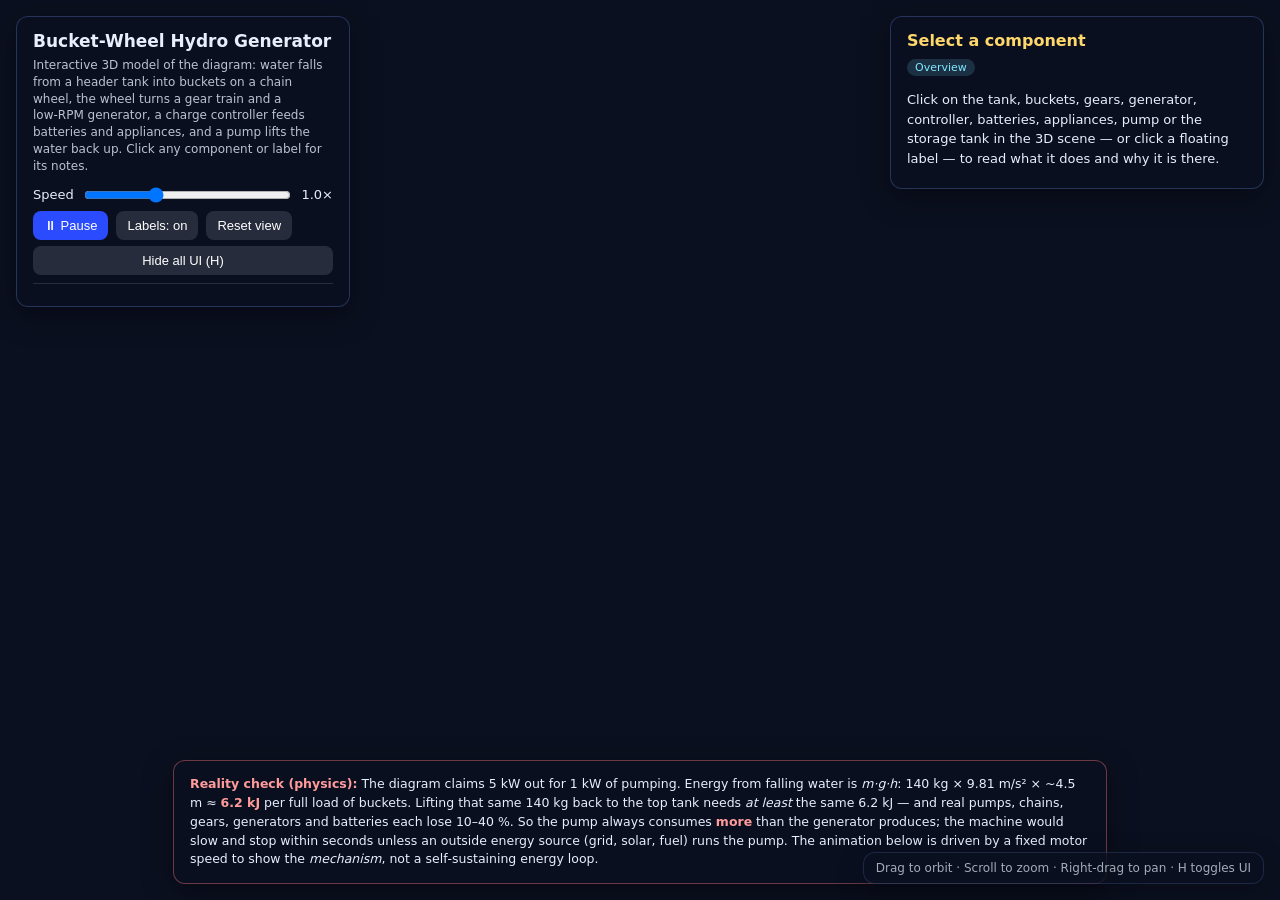
<file: 1.html>
<!DOCTYPE html>
<html lang="en">
<head>
<meta charset="UTF-8">
<meta name="viewport" content="width=device-width, initial-scale=1.0">
<title>Bucket-Wheel Hydro Generator – Live 3D Demonstration</title>
<style>
  html,body{margin:0;height:100%;overflow:hidden;background:#0b1020;font-family:system-ui,Segoe UI,Roboto,sans-serif;color:#e8eefc}
  #c{position:fixed;inset:0;display:block}
  .ui{position:fixed;z-index:10;background:rgba(10,16,34,.82);backdrop-filter:blur(6px);border:1px solid rgba(120,160,255,.25);border-radius:12px;padding:14px 16px;box-shadow:0 8px 30px rgba(0,0,0,.4)}
  #panel{top:16px;left:16px;width:300px}
  #panel h1{font-size:17px;margin:0 0 6px}
  #panel p{font-size:12px;opacity:.8;margin:0 0 10px;line-height:1.4}
  .row{display:flex;align-items:center;gap:8px;margin:6px 0;font-size:13px}
  input[type=range]{flex:1}
  button{background:#2b4bff;color:#fff;border:0;border-radius:8px;padding:7px 11px;font-size:13px;cursor:pointer}
  button.sec{background:rgba(255,255,255,.12)}
  button:hover{filter:brightness(1.15)}
  #stats{font-size:12px;line-height:1.6;margin-top:8px;border-top:1px solid rgba(255,255,255,.12);padding-top:8px}
  #stats b{color:#7fe7ff}
  #info{top:16px;right:16px;width:340px;max-height:60vh;overflow:auto}
  #info h2{font-size:16px;margin:0 0 6px;color:#ffd86b}
  #info .tag{display:inline-block;font-size:11px;padding:2px 8px;border-radius:999px;background:rgba(127,231,255,.15);color:#7fe7ff;margin-bottom:8px}
  #info p{font-size:13px;line-height:1.5;margin:6px 0}
  #info ul{font-size:13px;line-height:1.5;padding-left:18px;margin:6px 0}
  #reality{bottom:16px;left:16px;right:16px;max-width:900px;margin:auto;font-size:12.5px;line-height:1.5;border-color:rgba(255,120,120,.4)}
  #reality b{color:#ff9b9b}
  #hint{bottom:16px;right:16px;font-size:12px;opacity:.7;padding:8px 12px}
  #showui{position:fixed;z-index:11;right:14px;top:14px;display:none;opacity:.45}
  #showui:hover{opacity:1}
  .label{color:#fff;font-size:12px;font-weight:600;background:rgba(0,0,0,.55);padding:3px 8px;border-radius:6px;border:1px solid rgba(255,255,255,.2);white-space:nowrap;cursor:pointer;pointer-events:auto}
  .label:hover{background:#2b4bff}
  .label small{display:block;font-weight:400;opacity:.8;font-size:10.5px}
  .hidden{display:none!important}
</style>
</head>
<body>
<canvas id="c"></canvas>

<div id="panel" class="ui">
  <h1>Bucket-Wheel Hydro Generator</h1>
  <p>Interactive 3D model of the diagram: water falls from a header tank into buckets on a chain wheel, the wheel turns a gear train and a low‑RPM generator, a charge controller feeds batteries and appliances, and a pump lifts the water back up. Click any component or label for its notes.</p>
  <div class="row">Speed <input id="speed" type="range" min="0" max="3" step="0.05" value="1"><span id="speedv">1.0×</span></div>
  <div class="row">
    <button id="pause">⏸ Pause</button>
    <button id="labels" class="sec">Labels: on</button>
    <button id="reset" class="sec">Reset view</button>
  </div>
  <div class="row"><button id="hide" class="sec" style="width:100%">Hide all UI (H)</button></div>
  <div id="stats"></div>
</div>

<div id="info" class="ui">
  <h2>Select a component</h2>
  <span class="tag">Overview</span>
  <p>Click on the tank, buckets, gears, generator, controller, batteries, appliances, pump or the storage tank in the 3D scene — or click a floating label — to read what it does and why it is there.</p>
</div>

<div id="reality" class="ui">
  <b>Reality check (physics):</b> The diagram claims 5 kW out for 1 kW of pumping. Energy from falling water is
  <i>m·g·h</i>: 140 kg × 9.81 m/s² × ~4.5 m ≈ <b>6.2 kJ</b> per full load of buckets. Lifting that same 140 kg back to the top tank needs
  <i>at least</i> the same 6.2 kJ — and real pumps, chains, gears, generators and batteries each lose 10–40 %. So the pump always consumes
  <b>more</b> than the generator produces; the machine would slow and stop within seconds unless an outside energy source (grid, solar, fuel) runs the pump.
  The animation below is driven by a fixed motor speed to show the <i>mechanism</i>, not a self‑sustaining energy loop.
</div>
<div id="hint" class="ui">Drag to orbit · Scroll to zoom · Right‑drag to pan · H toggles UI</div>
<button id="showui" class="sec">Show UI</button>

<script type="importmap">
{ "imports": {
  "three": "[unpkg.com](https://unpkg.com/three@0.160.0/build/three.module.js)",
  "three/addons/": "[unpkg.com](https://unpkg.com/three@0.160.0/examples/jsm/)"
}}
</script>
<script type="module">
import * as THREE from 'three';
import { OrbitControls } from 'three/addons/controls/OrbitControls.js';
import { CSS2DRenderer, CSS2DObject } from 'three/addons/renderers/CSS2DRenderer.js';

/* ---------------- Renderer / Scene ---------------- */
const canvas = document.getElementById('c');
const renderer = new THREE.WebGLRenderer({canvas, antialias:true});
renderer.setPixelRatio(Math.min(devicePixelRatio,2));
renderer.setSize(innerWidth, innerHeight);
renderer.shadowMap.enabled = true;
renderer.shadowMap.type = THREE.PCFSoftShadowMap;
renderer.toneMapping = THREE.ACESFilmicToneMapping;

const labelRenderer = new CSS2DRenderer();
labelRenderer.setSize(innerWidth, innerHeight);
labelRenderer.domElement.style.cssText='position:fixed;inset:0;pointer-events:none;z-index:5';
document.body.appendChild(labelRenderer.domElement);

const scene = new THREE.Scene();
scene.background = new THREE.Color(0x0b1020);
scene.fog = new THREE.Fog(0x0b1020, 30, 70);

const camera = new THREE.PerspectiveCamera(45, innerWidth/innerHeight, .1, 200);
const HOME_POS = new THREE.Vector3(4.5, 7, 19), HOME_TGT = new THREE.Vector3(4.5, 4.2, 0);
camera.position.copy(HOME_POS);
const controls = new OrbitControls(camera, canvas);
controls.target.copy(HOME_TGT); controls.enableDamping = true; controls.maxPolarAngle = Math.PI*0.52;

scene.add(new THREE.HemisphereLight(0xbfd4ff, 0x202030, 0.7));
const sun = new THREE.DirectionalLight(0xffffff, 1.6);
sun.position.set(8, 16, 10); sun.castShadow = true;
sun.shadow.mapSize.set(2048,2048);
Object.assign(sun.shadow.camera,{left:-14,right:14,top:14,bottom:-6,near:1,far:50});
scene.add(sun);
const fill = new THREE.PointLight(0x7fa0ff, 20, 30); fill.position.set(-6, 6, 6); scene.add(fill);

// Floor
const floor = new THREE.Mesh(new THREE.PlaneGeometry(80,80), new THREE.MeshStandardMaterial({color:0x141a2e, roughness:.9}));
floor.rotation.x = -Math.PI/2; floor.position.y = -0.01; floor.receiveShadow = true; scene.add(floor);
const grid = new THREE.GridHelper(80, 80, 0x2a3558, 0x1a2240); grid.position.y = 0; scene.add(grid);

/* ---------------- Materials ---------------- */
const M = {
  tankBlue: new THREE.MeshStandardMaterial({color:0x1e4fa3, roughness:.5, metalness:.1}),
  water:    new THREE.MeshPhysicalMaterial({color:0x2fe8ff, transparent:true, opacity:.55, roughness:.1, transmission:.3, emissive:0x0a5a66, emissiveIntensity:.4}),
  pipe:     new THREE.MeshStandardMaterial({color:0x5fd3ff, roughness:.3, metalness:.2}),
  copper:   new THREE.MeshStandardMaterial({color:0xb0533a, roughness:.45, metalness:.4}),
  steel:    new THREE.MeshStandardMaterial({color:0xb8bcc8, roughness:.35, metalness:.8}),
  dark:     new THREE.MeshStandardMaterial({color:0x22242c, roughness:.5, metalness:.6}),
  gen:      new THREE.MeshStandardMaterial({color:0x2a2d36, roughness:.4, metalness:.7}),
  red:      new THREE.MeshStandardMaterial({color:0xd81e1e, roughness:.5}),
  black:    new THREE.MeshStandardMaterial({color:0x111111, roughness:.6}),
  white:    new THREE.MeshStandardMaterial({color:0xe8e8ea, roughness:.6}),
  ctrl:     new THREE.MeshStandardMaterial({color:0x1b3a7a, roughness:.4}),
  screen:   new THREE.MeshStandardMaterial({color:0x111, emissive:0x33ffcc, emissiveIntensity:.8}),
  pumpBlue: new THREE.MeshStandardMaterial({color:0x2a6ad8, roughness:.4, metalness:.3}),
  wireRed:  new THREE.MeshStandardMaterial({color:0xff2a2a}),
  wireBlk:  new THREE.MeshStandardMaterial({color:0x101010}),
  glass:    new THREE.MeshPhysicalMaterial({color:0x9fd8ff, transparent:true, opacity:.18, roughness:.05, side:THREE.DoubleSide}),
  glow:     new THREE.MeshBasicMaterial({color:0xffe08a}),
};

const pickables = []; // meshes with userData.info
function tag(obj, info){ obj.traverse(o=>{ if(o.isMesh){ o.castShadow=true; o.receiveShadow=true; o.userData.info=info; pickables.push(o);} }); return obj; }
function label(text, sub, pos, info){
  const d=document.createElement('div'); d.className='label'; d.innerHTML=text+(sub?`<small>${sub}</small>`:'');
  d.onclick=()=>showInfo(info);
  const l=new CSS2DObject(d); l.position.copy(pos); scene.add(l); labels.push(l); return l;
}
const labels=[];

/* ---------------- Component notes ---------------- */
const INFO = {
  topTank:{ title:'Header (Top) Water Tank', tag:'Potential energy store', body:`
    <p><b>What it does:</b> Holds water at height. The higher the tank, the more gravitational potential energy each kilogram of water carries (E = m·g·h).</p>
    <p><b>Purpose in the loop:</b> Acts as a buffer so the bucket wheel receives a steady, controllable flow through the tap, independent of pump pulses.</p>
    <ul><li>Tap/valve sets flow rate → sets wheel torque and speed.</li><li>Every litre released here must later be pumped back up — that is the energy cost of the cycle.</li></ul>`},
  tap:{ title:'Tap / Outlet Valve', tag:'Flow control', body:`
    <p><b>What it does:</b> Meters water from the header tank into the buckets.</p>
    <p><b>Purpose:</b> Matching flow to the wheel’s bucket volume (20 kg each in the diagram) so buckets fill just as they pass under the stream and the wheel turns smoothly.</p>`},
  buckets:{ title:'Bucket Chain Wheel (Overshot Water Wheel)', tag:'Energy converter: gravity → rotation', body:`
    <p><b>What it does:</b> Water fills buckets on the descending (left) side. The loaded side is heavier than the empty ascending side, so gravity pulls the chain around. At the bottom each bucket tips and dumps its water into the storage tank.</p>
    <p><b>Diagram claim:</b> 7 buckets × 20 kg = 140 kg of water weight driving the wheel.</p>
    <ul><li>Torque ≈ (loaded mass × g) × wheel radius.</li><li>Power = torque × angular speed — so a slow heavy wheel produces little power unless geared up.</li><li>Real wheels of this kind reach 60–80 % efficiency at best.</li></ul>`},
  sprocket:{ title:'Sprockets & Chain', tag:'Mechanical transmission', body:`
    <p><b>What it does:</b> Guides the bucket chain and transfers the wheel’s rotation to the bottom shaft, which drives the gear train.</p>
    <p><b>Purpose:</b> Chain drive lets the two sprockets be far apart so buckets get a long vertical drop (more head = more energy).</p>`},
  gears:{ title:'Gear Train (Speed Increaser)', tag:'Low speed/high torque → higher RPM', body:`
    <p><b>What it does:</b> Converts the slow, high‑torque rotation of the bucket wheel into faster rotation suitable for the generator.</p>
    <p><b>Purpose:</b> Generators need a minimum RPM to produce usable voltage. The gear ratio trades torque for speed; power stays the same minus friction (≈2–5 % per stage).</p>`},
  generator:{ title:'5 kW Low‑RPM Permanent‑Magnet Generator', tag:'Rotation → DC electricity', body:`
    <p><b>What it does:</b> Rotating magnets sweep past copper coils, inducing voltage (Faraday’s law). Output is rectified to DC for the controller.</p>
    <p><b>Purpose:</b> This is the point where mechanical power becomes electrical power.</p>
    <ul><li>“5 kW” is the <i>rating</i> — the maximum it can deliver if driven with 5 kW+ of mechanical input.</li><li>Here the available input is only what the falling water provides (see reality check), so actual output would be a small fraction of the rating.</li></ul>`},
  controller:{ title:'DC Charge Controller', tag:'Power management', body:`
    <p><b>What it does:</b> Regulates generator voltage, prevents battery over‑charge and deep discharge, and routes power to loads.</p>
    <p><b>Purpose:</b> Protects the batteries and gives the appliances stable voltage even as wheel speed fluctuates.</p>`},
  batteries:{ title:'Battery Bank (3 × 12 V Tubular)', tag:'Energy storage', body:`
    <p><b>What it does:</b> Stores surplus electricity chemically and releases it when loads exceed generation.</p>
    <p><b>Purpose:</b> Smooths the mismatch between steady generation and bursty household use; also provides a start‑up supply for the pump.</p>
    <ul><li>Round‑trip efficiency ~80–90 % (lead‑acid): another loss in the loop.</li></ul>`},
  appliances:{ title:'Home Appliances (Load)', tag:'Energy consumer', body:`
    <p><b>What it does:</b> Uses the stored/generated electricity — stove, kettle, fridge, washing machine, mixer.</p>
    <p><b>Purpose:</b> The useful output of the system. Any power drawn here is power that cannot go back to the pump.</p>`},
  pump:{ title:'12 V Water Pump (Return Pump)', tag:'Energy consumer — closes the loop', body:`
    <p><b>What it does:</b> Lifts water from the storage tank back to the header tank through the riser pipe.</p>
    <p><b>Diagram claim:</b> needs only 1 kW while the wheel makes 5 kW.</p>
    <p><b>Physics:</b> Lifting water costs exactly m·g·h — the same energy the water released on the way down — plus pump losses (small 12 V pumps are typically 30–60 % efficient). The pump therefore <b>must</b> consume more than the wheel generates. Without an external supply the loop cannot sustain itself.</p>`},
  pipe:{ title:'Riser Pipe', tag:'Water return path', body:`
    <p><b>What it does:</b> Carries pumped water up to the header tank. Pipe friction adds to the pump’s workload.</p>`},
  lowerTank:{ title:'Waterfall Storage Tank (Sump)', tag:'Collection reservoir', body:`
    <p><b>What it does:</b> Catches water dumped by the buckets so none is lost; the pump draws from it.</p>
    <p><b>Purpose:</b> Makes the water a closed loop — only the <i>energy</i> is open, which is the problem for the “self‑running” claim.</p>`},
  wires:{ title:'DC Wiring', tag:'Electrical paths', body:`
    <p>Red = positive, black = negative. Generator → controller → batteries/appliances, and controller → pump. Cable resistance causes small I²R losses.</p>`},
};
function showInfo(i){ const el=document.getElementById('info'); el.innerHTML=`<h2>${i.title}</h2><span class="tag">${i.tag}</span>${i.body}`; }

/* ---------------- Geometry helpers ---------------- */
function tube(points, r, mat, closed=false){
  const curve=new THREE.CatmullRomCurve3(points.map(p=>new THREE.Vector3(...p)), closed, 'catmullrom', 0.05);
  return new THREE.Mesh(new THREE.TubeGeometry(curve, Math.max(16, points.length*12), r, 10, closed), mat);
}
function gear(radius, teeth, thickness, mat){
  const g=new THREE.Group();
  const body=new THREE.Mesh(new THREE.CylinderGeometry(radius, radius, thickness, 48), mat);
  body.rotation.x=Math.PI/2; g.add(body);
  const th=new THREE.BoxGeometry(radius*0.18, radius*0.22, thickness);
  for(let i=0;i<teeth;i++){ const t=new THREE.Mesh(th, mat); const a=i/teeth*Math.PI*2;
    t.position.set(Math.cos(a)*radius*1.06, Math.sin(a)*radius*1.06, 0); t.rotation.z=a; g.add(t);}
  const hub=new THREE.Mesh(new THREE.CylinderGeometry(radius*0.25, radius*0.25, thickness*1.6, 24), M.dark); hub.rotation.x=Math.PI/2; g.add(hub);
  for(let i=0;i<5;i++){ const s=new THREE.Mesh(new THREE.BoxGeometry(radius*0.08, radius*0.75, thickness*0.4), M.dark); const a=i/5*Math.PI*2; s.position.set(Math.cos(a)*radius*0.45, Math.sin(a)*radius*0.45, 0); s.rotation.z=a+Math.PI/2; g.add(s);}
  return g;
}

/* ---------------- Lower storage tank ---------------- */
const LT={x:0.5,y:0,w:9,h:1.4,d:2.4};
const lowerTank=new THREE.Group();
const tankWall=new THREE.Mesh(new THREE.BoxGeometry(LT.w, LT.h, LT.d), M.glass); tankWall.position.set(LT.x+LT.w/2, LT.h/2, 0); lowerTank.add(tankWall);
const tankEdge=new THREE.LineSegments(new THREE.EdgesGeometry(tankWall.geometry), new THREE.LineBasicMaterial({color:0xb0533a})); tankEdge.position.copy(tankWall.position); lowerTank.add(tankEdge);
const lowerWater=new THREE.Mesh(new THREE.BoxGeometry(LT.w-0.1, LT.h*0.8, LT.d-0.1), M.water); lowerWater.position.set(LT.x+LT.w/2, LT.h*0.4, 0); lowerTank.add(lowerWater);
scene.add(tag(lowerTank, INFO.lowerTank));
label('Waterfall storage tank','collects dumped water', new THREE.Vector3(LT.x+1.2, LT.h+0.4, 1.2), INFO.lowerTank);

/* ---------------- Pump ---------------- */
const pump=new THREE.Group();
const pbody=new THREE.Mesh(new THREE.CylinderGeometry(.42,.42,1.1,32), M.pumpBlue); pbody.rotation.z=Math.PI/2; pump.add(pbody);
const phead=new THREE.Mesh(new THREE.SphereGeometry(.45,32,16), M.pumpBlue); phead.position.x=-0.6; pump.add(phead);
const pbase=new THREE.Mesh(new THREE.BoxGeometry(1.2,.15,.8), M.dark); pbase.position.y=-.45; pump.add(pbase);
for(let i=0;i<6;i++){ const fin=new THREE.Mesh(new THREE.BoxGeometry(.9,.9,.03), M.pumpBlue); fin.position.x=.1; fin.rotation.x=i/6*Math.PI; pump.add(fin);}
const pumpFan=new THREE.Mesh(new THREE.CylinderGeometry(.2,.2,.1,6), M.dark); pumpFan.rotation.z=Math.PI/2; pumpFan.position.x=.6; pump.add(pumpFan);
pump.position.set(-1.6, 2.1, 0);
scene.add(tag(pump, INFO.pump));
label('12 V water pump','lifts water back up (consumes power)', new THREE.Vector3(-1.6, 3.1, 0), INFO.pump);

/* ---------------- Pipes ---------------- */
// suction pipe: from lower tank into pump
const suction=tube([[1.0,0.4,0],[-0.4,0.4,0],[-2.3,0.4,0],[-2.3,2.1,0],[-2.1,2.1,0]], .12, M.pipe);
// riser: pump top up to header tank
const riser=tube([[-1.6,2.5,0],[-1.6,6,0],[-1.6,11.2,0],[-1.3,11.6,0],[-1.0,11.6,0],[-1.0,11.2,0]], .12, M.pipe);
scene.add(tag(suction, INFO.pipe)); scene.add(tag(riser, INFO.pipe));
// outlet from header to tap
const outlet=tube([[-0.3,8.6,0],[0.9,8.6,0],[1.5,8.6,0],[1.5,8.2,0]], .1, M.pipe);
scene.add(tag(outlet, INFO.tap));
const tapHandle=new THREE.Mesh(new THREE.TorusGeometry(.16,.04,8,24), M.red); tapHandle.position.set(1.2,8.85,0); tapHandle.rotation.x=Math.PI/2; scene.add(tag(tapHandle, INFO.tap));
label('Tap / valve','controls flow rate', new THREE.Vector3(1.2, 9.3, 0), INFO.tap);

/* ---------------- Header tank ---------------- */
const headTank=new THREE.Group();
const hb=new THREE.Mesh(new THREE.CylinderGeometry(1.2,1.2,3.2,40), M.tankBlue); headTank.add(hb);
for(let i=0;i<6;i++){ const ring=new THREE.Mesh(new THREE.TorusGeometry(1.22,.05,8,48), M.tankBlue); ring.rotation.x=Math.PI/2; ring.position.y=-1.3+i*.52; headTank.add(ring);}
const cap=new THREE.Mesh(new THREE.CylinderGeometry(.35,.4,.3,24), M.dark); cap.position.y=1.7; headTank.add(cap);
const hbase=new THREE.Mesh(new THREE.CylinderGeometry(1.3,1.3,.15,40), M.dark); hbase.position.y=-1.65; headTank.add(hbase);
const stand=new THREE.Mesh(new THREE.CylinderGeometry(.9,1.1,5.9,24,1,true), new THREE.MeshStandardMaterial({color:0x2a3350, roughness:.8, side:THREE.DoubleSide, transparent:true, opacity:.5}));
stand.position.y=-4.7; headTank.add(stand);
headTank.position.set(-1.0, 9.6, 0);
scene.add(tag(headTank, INFO.topTank));
label('Header tank','stores water at height = potential energy', new THREE.Vector3(-1.0, 11.9, 0), INFO.topTank);
label('Riser pipe','pumped water goes up', new THREE.Vector3(-1.9, 6.0, 0), INFO.pipe);

/* ---------------- Bucket chain wheel ---------------- */
const CW={cx:3.0, yTop:7.2, yBot:2.6, r:0.75};
const chainLen = 2*(CW.yTop-CW.yBot) + 2*Math.PI*CW.r;
// path: start at left-top, go down left side, bottom semicircle, up right side, top semicircle
function chainPos(s){
  s=((s%chainLen)+chainLen)%chainLen;
  const H=CW.yTop-CW.yBot, arc=Math.PI*CW.r;
  if(s<H) return {x:CW.cx-CW.r, y:CW.yTop-s, side:'down', t:s/H};
  s-=H;
  if(s<arc){ const a=Math.PI+ s/CW.r; return {x:CW.cx+Math.cos(a)*CW.r, y:CW.yBot+Math.sin(a)*CW.r, side:'bottom', t:s/arc}; }
  s-=arc;
  if(s<H) return {x:CW.cx+CW.r, y:CW.yBot+s, side:'up', t:s/H};
  s-=H;
  const a= s/CW.r; return {x:CW.cx+Math.cos(a)*CW.r, y:CW.yTop+Math.sin(a)*CW.r, side:'top', t:s/arc};
}
// chain as closed tube
const chainPts=[]; for(let i=0;i<120;i++){ const p=chainPos(i/120*chainLen); chainPts.push([p.x,p.y,0]); }
const chainMesh=tube(chainPts, .05, M.steel, true); scene.add(tag(chainMesh, INFO.sprocket));
// chain links (small torus) for motion visibility
const linkGeo=new THREE.TorusGeometry(.09,.03,6,12); const links=[]; const NLINK=60;
for(let i=0;i<NLINK;i++){ const l=new THREE.Mesh(linkGeo, M.steel); scene.add(l); links.push(l); }
// sprockets
const sprTop=gear(CW.r*0.95, 14, .25, M.steel); sprTop.position.set(CW.cx, CW.yTop, 0);
const sprBot=gear(CW.r*0.95, 14, .25, M.steel); sprBot.position.set(CW.cx, CW.yBot, 0);
scene.add(tag(sprTop, INFO.sprocket)); scene.add(tag(sprBot, INFO.sprocket));
// frame / axles
const axleTop=new THREE.Mesh(new THREE.CylinderGeometry(.08,.08,1.4,16), M.dark); axleTop.rotation.x=Math.PI/2; axleTop.position.set(CW.cx,CW.yTop,0); scene.add(axleTop);
const axleBot=new THREE.Mesh(new THREE.CylinderGeometry(.08,.08,1.4,16), M.dark); axleBot.rotation.x=Math.PI/2; axleBot.position.set(CW.cx,CW.yBot,0); scene.add(axleBot);
for(const z of [-0.7,0.7]){ const post=new THREE.Mesh(new THREE.BoxGeometry(.12,CW.yTop+.4,.12), M.dark); post.position.set(CW.cx,(CW.yTop+.4)/2,z); post.castShadow=true; scene.add(post);}
// buckets
const NB=14, buckets=[];
const bucketOuter=new THREE.Mesh(new THREE.SphereGeometry(.42,24,12,0,Math.PI*2,Math.PI/2,Math.PI/2), new THREE.MeshStandardMaterial({color:0xb0533a, roughness:.5, metalness:.3, side:THREE.DoubleSide}));
for(let i=0;i<NB;i++){
  const g=new THREE.Group();
  const shell=bucketOuter.clone(); g.add(shell);
  const rim=new THREE.Mesh(new THREE.TorusGeometry(.42,.03,8,32), M.copper); rim.rotation.x=Math.PI/2; g.add(rim);
  const arm=new THREE.Mesh(new THREE.BoxGeometry(.5,.06,.06), M.copper); arm.position.set(.25+.42, -.05, 0); g.add(arm);
  const water=new THREE.Mesh(new THREE.CylinderGeometry(.38,.3,.3,24), M.water); water.position.y=-.15; g.add(water);
  g.userData.water=water; g.userData.arm=arm;
  scene.add(tag(g, INFO.buckets)); buckets.push(g);
}
label('Bucket chain wheel','7 loaded buckets × 20 kg = 140 kg driving torque', new THREE.Vector3(CW.cx-1.6, 5.2, 0.6), INFO.buckets);
label('Sprockets & chain','transmit rotation to gear train', new THREE.Vector3(CW.cx+1.3, CW.yTop+.3, 0), INFO.sprocket);

/* ---------------- Gear train ---------------- */
const g1=gear(.75,22,.2,M.steel); g1.position.set(CW.cx, CW.yBot, .5);   // on bottom sprocket shaft
const g2=gear(.42,12,.2,M.steel); g2.position.set(CW.cx+1.17, CW.yBot-.1, .5);
const g3=gear(.75,22,.2,M.steel); g3.position.set(CW.cx+1.17, CW.yBot-.1, .9);
const g4=gear(.32,9,.2,M.steel);  g4.position.set(CW.cx+2.22, CW.yBot-.3, .9);
const gearGroup=new THREE.Group(); gearGroup.add(g1,g2,g3,g4); scene.add(tag(gearGroup, INFO.gears));
for(const g of [g2,g4]){ const ax=new THREE.Mesh(new THREE.CylinderGeometry(.06,.06,1.2,12), M.dark); ax.rotation.x=Math.PI/2; ax.position.copy(g.position); ax.position.z=.6; scene.add(ax);}
label('Gear train','steps slow wheel up to generator RPM', new THREE.Vector3(CW.cx+1.2, CW.yBot-1.1, .7), INFO.gears);

/* ---------------- Generator ---------------- */
const gen=new THREE.Group();
const gbody=new THREE.Mesh(new THREE.CylinderGeometry(.55,.55,1.0,40), M.gen); gbody.rotation.x=Math.PI/2; gen.add(gbody);
for(let i=0;i<10;i++){ const fin=new THREE.Mesh(new THREE.BoxGeometry(.06,1.2,.9), M.gen); fin.rotation.z=i/10*Math.PI; gen.add(fin);}
const genFace=new THREE.Mesh(new THREE.CylinderGeometry(.4,.4,.06,32), M.dark); genFace.rotation.x=Math.PI/2; genFace.position.z=.53; gen.add(genFace);
const genShaft=new THREE.Mesh(new THREE.CylinderGeometry(.08,.08,.5,16), M.steel); genShaft.rotation.x=Math.PI/2; genShaft.position.z=.75; gen.add(genShaft);
const genRotor=gear(.3,8,.1,M.copper); genRotor.position.z=.95; gen.add(genRotor);
for(let i=0;i<8;i++){ const bolt=new THREE.Mesh(new THREE.CylinderGeometry(.04,.04,.1,8), M.steel); bolt.rotation.x=Math.PI/2; const a=i/8*Math.PI*2; bolt.position.set(Math.cos(a)*.3, Math.sin(a)*.3, .58); gen.add(bolt);}
const genMount=new THREE.Mesh(new THREE.BoxGeometry(1.2,.2,1.0), M.dark); genMount.position.y=-.75; gen.add(genMount);
gen.position.set(CW.cx+2.22, CW.yBot-.3, -.2);
scene.add(tag(gen, INFO.generator));
const genGlow=new THREE.PointLight(0xffd36b, 0, 4); genGlow.position.copy(gen.position); scene.add(genGlow);
label('5 kW low‑RPM generator','rotation → DC electricity', new THREE.Vector3(CW.cx+2.4, CW.yBot+1.0, -.4), INFO.generator);

/* ---------------- Charge controller ---------------- */
const ctrl=new THREE.Group();
const cbox=new THREE.Mesh(new THREE.BoxGeometry(1.4,.9,.35), M.ctrl); ctrl.add(cbox);
const scr=new THREE.Mesh(new THREE.BoxGeometry(.5,.3,.02), M.screen); scr.position.set(0,.1,.18); ctrl.add(scr);
for(let i=0;i<4;i++){ const led=new THREE.Mesh(new THREE.SphereGeometry(.04,8,8), new THREE.MeshStandardMaterial({color:0x222, emissive:[0x00ff66,0xffcc00,0xff3333,0x3399ff][i], emissiveIntensity:1})); led.position.set(-.5+i*.18,-.2,.18); ctrl.add(led); }
for(let i=0;i<6;i++){ const term=new THREE.Mesh(new THREE.BoxGeometry(.15,.15,.1), M.dark); term.position.set(-.5+i*.2,-.4,.18); ctrl.add(term);}
ctrl.position.set(9.0, 5.2, 0);
scene.add(tag(ctrl, INFO.controller));
label('DC charge controller','regulates & routes power', new THREE.Vector3(9.0, 6.0, 0), INFO.controller);

/* ---------------- Batteries ---------------- */
const batts=new THREE.Group();
for(let i=0;i<3;i++){
  const b=new THREE.Group();
  const body=new THREE.Mesh(new THREE.BoxGeometry(1.1,1.4,.7), M.red); b.add(body);
  const lid=new THREE.Mesh(new THREE.BoxGeometry(1.1,.1,.7), M.black); lid.position.y=.72; b.add(lid);
  const lbl=new THREE.Mesh(new THREE.BoxGeometry(.8,.4,.02), M.white); lbl.position.set(0,.1,.36); b.add(lbl);
  for(const [x,m] of [[-.35,M.wireRed],[.35,M.wireBlk]]){ const t=new THREE.Mesh(new THREE.CylinderGeometry(.07,.07,.2,12), m); t.position.set(x,.85,0); b.add(t);}
  b.position.x=i*1.5; batts.add(b);
}
batts.position.set(8.2, .8, 1.6);
scene.add(tag(batts, INFO.batteries));
label('Battery bank','stores surplus electricity', new THREE.Vector3(9.7, 2.3, 1.6), INFO.batteries);

/* ---------------- Appliances ---------------- */
const app=new THREE.Group();
function box(w,h,d,mat,x,y,z){ const m=new THREE.Mesh(new THREE.BoxGeometry(w,h,d),mat); m.position.set(x,y,z); app.add(m); return m; }
box(.9,1.2,.8,M.white,0,.6,0); box(.8,.05,.7,M.black,0,1.22,0);            // stove
for(let i=0;i<4;i++){ const burner=new THREE.Mesh(new THREE.TorusGeometry(.12,.03,8,16),M.dark); burner.rotation.x=Math.PI/2; burner.position.set(-.22+(i%2)*.44,1.26,-.18+Math.floor(i/2)*.36); app.add(burner);}
box(.9,1.1,.8,M.white,1.1,.55,0); box(.7,.6,.02,new THREE.MeshStandardMaterial({color:0x222}),1.1,.5,.41); // dishwasher
box(.9,1.9,.8,M.white,2.2,.95,0); box(.9,.02,.8,M.dark,2.2,1.3,0);          // fridge
box(.9,1.1,.8,M.white,3.3,.55,0); const drum=new THREE.Mesh(new THREE.TorusGeometry(.25,.05,8,32),M.dark); drum.position.set(3.3,.55,.41); app.add(drum); // washer
const kettle=new THREE.Mesh(new THREE.CylinderGeometry(.18,.22,.4,16),M.dark); kettle.position.set(1.1,1.3,0); app.add(kettle);
app.position.set(9.6, 0, -2.6);
scene.add(tag(app, INFO.appliances));
label('Home appliances','the useful load', new THREE.Vector3(11.3, 2.6, -2.6), INFO.appliances);

/* ---------------- Wires ---------------- */
const GEN=[CW.cx+2.22, CW.yBot-.3, -.2];
const wires=new THREE.Group();
wires.add(tube([[GEN[0]+.3,GEN[1]+.5,GEN[2]],[GEN[0]+1.2,GEN[1]+1.6,0],[7.5,4.9,0],[8.5,4.8,.2]], .035, M.wireRed));
wires.add(tube([[GEN[0]+.1,GEN[1]+.5,GEN[2]-.3],[GEN[0]+1.1,GEN[1]+1.3,-.3],[7.6,4.6,-.2],[8.7,4.8,.2]], .035, M.wireBlk));
wires.add(tube([[9.0,4.75,.2],[8.9,3.5,.9],[7.85,1.7,1.6]], .035, M.wireRed));
wires.add(tube([[9.2,4.75,.2],[9.3,3.3,1.0],[8.55,1.7,1.6]], .035, M.wireBlk));
wires.add(tube([[9.5,5.2,.2],[10.4,5.0,-.6],[10.7,2.0,-2.2]], .035, M.wireRed));
wires.add(tube([[9.3,5.2,.2],[10.2,4.8,-.9],[10.9,2.0,-2.4]], .035, M.wireBlk));
wires.add(tube([[8.6,4.75,.2],[6.0,3.6,1.0],[2.0,1.7,1.1],[-1.0,1.7,.4]], .035, M.wireRed));
wires.add(tube([[8.8,4.75,.2],[6.2,3.3,1.2],[2.2,1.5,1.3],[-1.0,1.5,.4]], .035, M.wireBlk));
scene.add(tag(wires, INFO.wires));
label('DC wiring','red +, black −', new THREE.Vector3(6.5, 4.2, 1.0), INFO.wires);
// energy pulses travelling along wires
const pulseGeo=new THREE.SphereGeometry(.07,8,8); const pulses=[];
wires.children.forEach((w,i)=>{ for(let k=0;k<3;k++){ const p=new THREE.Mesh(pulseGeo, M.glow); p.userData={curve:w.geometry.parameters.path, off:k/3, dir:(i<2||i>=6)?1:1}; scene.add(p); pulses.push(p);} });

/* ---------------- Water particles ---------------- */
// falling stream from tap to the bucket column
const NP=140; const dropGeo=new THREE.SphereGeometry(.06,6,6);
const drops=[]; for(let i=0;i<NP;i++){ const d=new THREE.Mesh(dropGeo, M.water); d.userData.t=Math.random(); d.userData.jx=(Math.random()-.5)*.18; d.userData.jz=(Math.random()-.5)*.18; scene.add(d); drops.push(d);}
// dump splash from bottom buckets
const NS=60; const splash=[]; for(let i=0;i<NS;i++){ const d=new THREE.Mesh(dropGeo, M.water); d.userData={t:Math.random(), vx:(Math.random()-.5)*1.2, vz:(Math.random()-.5)*1.2}; scene.add(d); splash.push(d);}
// riser pipe flow markers
const NR=24; const riserFlow=[]; for(let i=0;i<NR;i++){ const d=new THREE.Mesh(new THREE.SphereGeometry(.08,6,6), new THREE.MeshBasicMaterial({color:0xaaf6ff})); d.userData.t=i/NR; scene.add(d); riserFlow.push(d);}
const riserCurve=riser.geometry.parameters.path, suctionCurve=suction.geometry.parameters.path, outletCurve=outlet.geometry.parameters.path;

/* ---------------- UI wiring ---------------- */
let speed=1, paused=false, labelsOn=true, uiHidden=false, chainS=0, t=0;
const $=id=>document.getElementById(id);
$('speed').oninput=e=>{speed=+e.target.value; $('speedv').textContent=speed.toFixed(1)+'×';};
$('pause').onclick=()=>{paused=!paused; $('pause').textContent=paused?'▶ Play':'⏸ Pause';};
$('labels').onclick=()=>{labelsOn=!labelsOn; $('labels').textContent='Labels: '+(labelsOn?'on':'off'); labels.forEach(l=>l.visible=labelsOn);};
$('reset').onclick=()=>{camera.position.copy(HOME_POS); controls.target.copy(HOME_TGT);};
function setUI(hidden){ uiHidden=hidden; document.querySelectorAll('.ui').forEach(e=>e.classList.toggle('hidden',hidden)); labelRenderer.domElement.classList.toggle('hidden',hidden); $('showui').style.display=hidden?'block':'none'; }
$('hide').onclick=()=>setUI(true); $('showui').onclick=()=>setUI(false);
addEventListener('keydown',e=>{ if(e.key==='h'||e.key==='H') setUI(!uiHidden); if(e.key===' '){ $('pause').click(); e.preventDefault(); }});

// Picking
const ray=new THREE.Raycaster(), mouse=new THREE.Vector2(); let downAt=null;
canvas.addEventListener('pointerdown',e=>downAt=[e.clientX,e.clientY]);
canvas.addEventListener('pointerup',e=>{
  if(!downAt||Math.hypot(e.clientX-downAt[0],e.clientY-downAt[1])>5) return;
  mouse.set(e.clientX/innerWidth*2-1, -(e.clientY/innerHeight)*2+1); ray.setFromCamera(mouse,camera);
  const hit=ray.intersectObjects(pickables,false)[0]; if(hit&&hit.object.userData.info) showInfo(hit.object.userData.info);
});

/* ---------------- Animation ---------------- */
const clock=new THREE.Clock();
const WHEEL_SPEED=0.9; // chain metres per second at 1×
const liveStats=()=>{
  const omega=WHEEL_SPEED*speed/CW.r;                     // rad/s of sprockets
  const rpm=omega*60/(2*Math.PI);
  const genRpm=rpm*(22/12)*(22/9)*(0.95/0.3);             // crude gear ratio
  const loaded=buckets.filter(b=>b.userData.fill>0.5).length;
  const torque=loaded*20*9.81*CW.r;                       // N·m
  const pMech=torque*omega;                               // W
  const head=CW.yTop-CW.yBot+0.8;
  const massFlow=(20/ (chainLen/NB)) * WHEEL_SPEED*speed; // kg/s (20 kg per bucket spacing)
  const pHydro=massFlow*9.81*head;
  const pPump=pHydro/0.5;                                 // 50 % efficient pump
  $('stats').innerHTML=`Wheel: <b>${rpm.toFixed(1)} rpm</b> · Generator shaft: <b>${genRpm.toFixed(0)} rpm</b><br>
  Loaded buckets: <b>${loaded}</b> (${loaded*20} kg) · Torque: <b>${torque.toFixed(0)} N·m</b><br>
  Water flow: <b>${massFlow.toFixed(1)} kg/s</b> · Head: <b>${head.toFixed(1)} m</b><br>
  Max mechanical power available: <b>${pMech.toFixed(0)} W</b><br>
  Pump power to return that water (50 % eff.): <b>${pPump.toFixed(0)} W</b><br>
  <span style="color:#ff9b9b">Net: ${(pMech*0.8-pPump).toFixed(0)} W → loop cannot self‑sustain</span>`;
};
let statTimer=0;

function animate(){
  requestAnimationFrame(animate);
  const dt=Math.min(clock.getDelta(), .05); const adv=paused?0:dt*speed; t+=adv;
  chainS+=WHEEL_SPEED*adv;
  const omega=WHEEL_SPEED*adv/CW.r;

  // sprockets & gear train (counter-clockwise viewed from +z as left side descends)
  sprTop.rotation.z-=omega; sprBot.rotation.z-=omega; g1.rotation.z-=omega;
  g2.rotation.z+=omega*(22/12); g3.rotation.z+=omega*(22/12); g4.rotation.z-=omega*(22/12)*(22/9);
  genRotor.rotation.z-=omega*(22/12)*(22/9); pumpFan.rotation.x+=adv*12;
  genGlow.intensity=paused?0:6+Math.sin(t*8)*2;
  M.screen.emissiveIntensity=.6+Math.sin(t*3)*.3;

  // chain links
  links.forEach((l,i)=>{ const p=chainPos(chainS+i/NLINK*chainLen); l.position.set(p.x,p.y,0); l.rotation.y=Math.PI/2; });

  // buckets: fill on the descending side, dump at the bottom
  buckets.forEach((b,i)=>{
    const p=chainPos(chainS+i/NB*chainLen);
    b.position.set(p.x,p.y,0);
    let fill=0;
    if(p.side==='down') fill=Math.min(1,p.t*6);           // fills quickly after passing under tap
    else if(p.side==='bottom') fill=Math.max(0,1-p.t*2.5);  // tips out
    b.userData.fill=fill;
    const w=b.userData.water; w.visible=fill>0.02; w.scale.set(1,Math.max(0.05,fill),1); w.position.y=-.3+fill*.15;
    // arm points toward chain (chain is at bucket's attachment); bucket hangs outward from chain
    const outward = (p.side==='down')?-1:(p.side==='up')?1:(p.side==='bottom'?(p.x<CW.cx?-1:1):(p.x<CW.cx?-1:1));
    b.userData.arm.position.x = outward*-.47; // arm reaches back to chain
    b.position.x = p.x + outward*.5;
    if(p.side==='bottom'){ b.rotation.z = (p.x<CW.cx?1:-1)*(Math.sin(p.t*Math.PI))*1.3; } else b.rotation.z=0;
  });

  // falling stream from tap to the top-left bucket area
  const tapX=1.5, tapY=8.1, catchY=CW.yTop-.1, tgtX=CW.cx-CW.r-.5;
  drops.forEach(d=>{ d.userData.t+=adv*1.4; if(d.userData.t>1) d.userData.t-=1; const u=d.userData.t;
    const x=THREE.MathUtils.lerp(tapX,tgtX,Math.min(1,u*1.3))+d.userData.jx*u, y=tapY-(tapY-catchY)*u*u;
    d.position.set(x,y,d.userData.jz); d.scale.setScalar(.7+u*.6); });
  // splash from dumping buckets
  const dumpX=CW.cx-.3, dumpY=CW.yBot-.9;
  splash.forEach(d=>{ d.userData.t+=adv*1.2; if(d.userData.t>1){ d.userData.t=0; d.userData.vx=(Math.random()-.5)*1.4; d.userData.vz=(Math.random()-.5)*1.2; } const u=d.userData.t;
    const y=dumpY-(dumpY-LT.h*.8)*u*u; d.position.set(dumpX+d.userData.vx*u, Math.max(LT.h*.8,y), d.userData.vz*u); d.visible=!paused||true; });
  // riser / suction / outlet flow markers
  riserFlow.forEach((d,i)=>{ d.userData.t+=adv*.22; if(d.userData.t>1) d.userData.t-=1; const u=d.userData.t;
    if(i%3===0) d.position.copy(suctionCurve.getPointAt(u)); else if(i%3===1) d.position.copy(riserCurve.getPointAt(u)); else d.position.copy(outletCurve.getPointAt(u)); });
  // electrical pulses
  pulses.forEach(p=>{ p.userData.off+=adv*.35; if(p.userData.off>1) p.userData.off-=1; p.position.copy(p.userData.curve.getPointAt(p.userData.off)); p.visible=!paused; });
  // water surface shimmer
  lowerWater.position.y=LT.h*.4+Math.sin(t*2)*.01;

  statTimer+=dt; if(statTimer>.25){ statTimer=0; liveStats(); }
  controls.update(); renderer.render(scene,camera); labelRenderer.render(scene,camera);
}
animate();

addEventListener('resize',()=>{ camera.aspect=innerWidth/innerHeight; camera.updateProjectionMatrix(); renderer.setSize(innerWidth,innerHeight); labelRenderer.setSize(innerWidth,innerHeight); });
</script>
</body>
</html>
</file>
